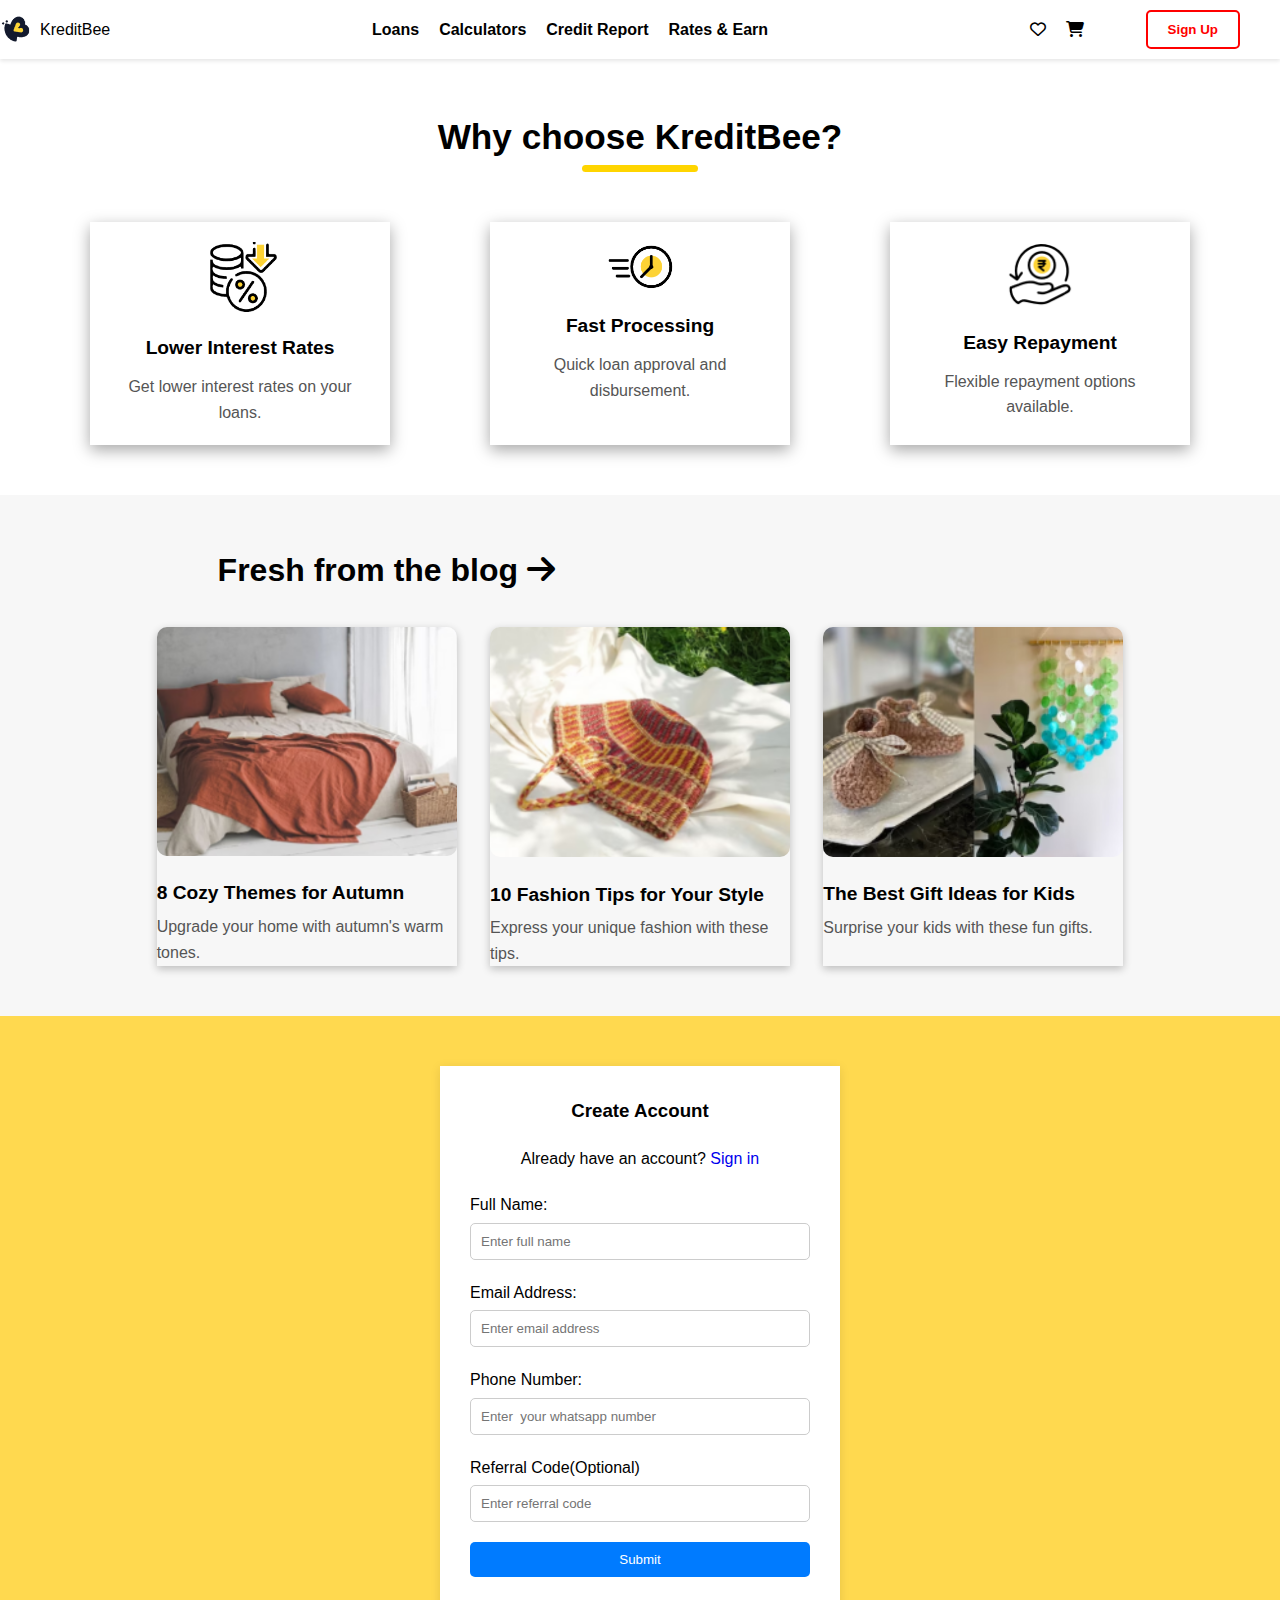
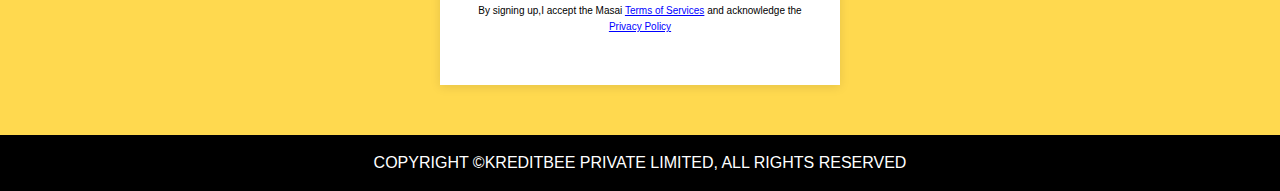
<file: CSS_Essentials/KreditBee/index.html>
<!DOCTYPE html>
<html lang="en">
<head>
    <meta charset="UTF-8">
    <meta name="viewport" content="width=device-width, initial-scale=1.0">
    <title>KreditBee Layout</title>
    <link rel="stylesheet" href="styles.css">
    <link rel="stylesheet" href="https://cdnjs.cloudflare.com/ajax/libs/font-awesome/6.4.2/css/all.min.css">
</head>
<body>
    <!-- Header -->
    <header>
        <nav>
            <div class="logo"> <img id="logo" src="./Images/logo.png" alt="">KreditBee</div>
            <ul class="nav-links">
                <li><a href="#">Loans</a></li>
                <li><a href="#">Calculators</a></li>
                <li><a href="#">Credit Report</a></li>
                <li><a href="#">Rates & Earn</a></li>
            </ul>
            <ul class="nav-links" id="cart">
                <li><i class="fa-regular fa-heart"></i></li>
                <li><i class="fa-solid fa-cart-shopping"></i></li>
            </ul>
            <button class="signup-btn">Sign Up</button>
        </nav>
    </header>

    <!-- Why Choose KreditBee Section -->
    <section class="why-choose">
        <h2>Why choose KreditBee?</h2>
        <div id="yellowLine"></div>

        <div class="features">
            <div class="feature">
                <img src="./Images/lower.png" alt="Loan">
                <h4>Lower Interest Rates</h4>
                <p>Get lower interest rates on your loans.</p>
            </div>
            <div class="feature">
                <img src="./Images/fast.png" alt="Fast Processing">
                <h4>Fast Processing</h4>
                <p>Quick loan approval and disbursement.</p>
            </div>
            <div class="feature">
                <img src="./Images/easy.png" alt="Easy Repayment">
                <h4>Easy Repayment</h4>
                <p>Flexible repayment options available.</p>
            </div>
        </div>
    </section>

    <!-- Fresh from the Blog Section -->
    <section class="blog">
        <h5>Fresh from the blog <i class="fa-solid fa-arrow-right"></i></h5>
        <div class="blog-posts">
            <div class="post">
                <img src="./Images/blog1.png" alt="Cozy Themes">
                <h4>8 Cozy Themes for Autumn</h4>
                <p>Upgrade your home with autumn's warm tones.</p>
            </div>
            <div class="post">
                <img src="./Images/blog2.png" alt="Unique Style">
                <h4>10 Fashion Tips for Your Style</h4>
                <p>Express your unique fashion with these tips.</p>
            </div>
            <div class="post">
                <img src="./Images/blog3.png" alt="Kids Ideas">
                <h4>The Best Gift Ideas for Kids</h4>
                <p>Surprise your kids with these fun gifts.</p>
            </div>
        </div>
    </section>

    <!-- Create Account Form Section -->
    <section class="create-account">
        <form action="/submit">
            <h3>Create Account</h3>
            <p>Already have an account? <a href="#">Sign in</a></p>
            <label for="fullname">Full Name:</label>
            <input type="text" id="fullname" placeholder="Enter full name" required>

            <label for="email">Email Address:</label>
            <input type="email" id="email" placeholder="Enter email address" required>

            <label for="phone">Phone Number:</label>
            <input type="tel" id="phone" placeholder="Enter  your whatsapp number" required pattern="[0-9]{10}" title="Enter a valid 10-digit phone number">

            <label for="referral">Referral Code(Optional)</label>
            <input type="text" id="referral" name="password" placeholder="Enter referral code" required minlength="6">

            <button type="submit">Submit</button><br><br>
            <p id="policy">By signing up,I accept the Masai <a>Terms of Services</a> and acknowledge the <a>Privacy Policy</a></p>

        </form>
    </section>

    <!-- Footer -->
    <footer>
        <p>COPYRIGHT ©KREDITBEE PRIVATE LIMITED, ALL RIGHTS RESERVED</p>
    </footer>
</body>
</html>
</file>
<file: CSS_Essentials/KreditBee/styles.css>
* {
    margin: 0;
    padding: 0;
    box-sizing: border-box;
    font-family: Arial, sans-serif;
}

body {
    line-height: 1.6;
}

/* Header */
header {
    background-color: white;
    padding: 10px;
    box-shadow: 0 2px 4px rgba(0, 0, 0, 0.1);
}
#logo{
    width: 35spx;
    height: 35px;
    position: absolute;
    margin-left: -45px;
    margin-top: -5px;
}
nav {
    display: flex;
    justify-content: space-between;
    align-items: center;
    max-width: 1200px;
    margin: 0 auto;
}
#cart{
    margin-right: -200px;
}
.nav-links {
    list-style-type: none;
    display: flex;
    gap: 20px;
}

.nav-links a {
    text-decoration: none;
    color: black;
    font-weight: bold;
}

.signup-btn {
    border: 2px solid red;
    background-color: white;
    font-weight: 600;
    padding: 10px 20px;
    color: red;
    cursor: pointer;
    border-radius: 5px;
}

/* Why Choose KreditBee Section */
.why-choose {
    text-align: center;
    padding: 50px 0;
}

.why-choose h2 {
    font-size: 2.2rem;
    margin-bottom: 30px;
}
#yellowLine{
    background: rgb(255, 213, 0);;
    width: 9%;
    margin: auto;
    height: 7px;
    margin-bottom: 50px;
    margin-top: -30px;
    border-radius: 5px;
    
}
.features {
    display: flex;
    justify-content: space-around;
    margin: 0 auto;
    max-width: 1200px;
}

.feature {
    box-shadow: rgba(0, 0, 0, 0.35) 0px 5px 15px;
    text-align: center;
    padding: 20px;
    max-width: 300px;
}

.feature img {
    width: 80px;
    margin-bottom: 10px;
}

.feature h4 {
    font-size: 1.2rem;
    margin-bottom: 10px;
}

.feature p {
    color: #555;
}

/* Blog Section */
.blog {
    padding: 50px 0;
    background-color: #f7f7f7;
}

.blog h5 {
    margin-bottom: 30px;
    font-size: 2rem;
    margin-left: 17%;
}

.blog-posts {
    margin: 0 auto;
    display: flex;
    justify-content: space-around;
    max-width: 1000px;
}

.post {
    box-shadow: rgba(0, 0, 0, 0.24) 0px 3px 8px;
    border-top-right-radius: 10px;
    border-top-left-radius: 10px;
    max-width: 300px;
}

.post img {
    width: 100%;
    border-radius: 10px;
}

.post h4 {
    margin-top: 15px;
    font-size: 1.2rem;
}

.post p {
    margin-top: 5px;
    color: #555;
}

/* Create Account Form */
.create-account {
    background-color: #FFD94F;
    padding: 50px 0;
    display: flex;
    justify-content: center;
}

form {
    background-color: white;
    padding: 30px;
    box-shadow: 0 2px 10px rgba(0, 0, 0, 0.1);
    width: 400px;
}

form h3 {
    text-align: center;
    margin-bottom: 20px;
}

form p {
    text-align: center;
    margin-bottom: 20px;
}
form p a{
    text-decoration: none;
}
form label {
    display: block;
    margin-bottom: 5px;
}

form input {
    width: 100%;
    padding: 10px;
    margin-bottom: 20px;
    border: 1px solid #ccc;
    border-radius: 5px;
}

form button {
    width: 100%;
    padding: 10px;
    background-color: #007BFF;
    border: none;
    color: white;
    border-radius: 5px;
    cursor: pointer;
}

form button:hover {
    background-color: #0056b3;
}
#policy{
    font-size: 10px;
}
#policy a{
    text-decoration: underline;
    color: blue;
}
/* Footer */
footer {
    background-color: black;
    color: white;
    text-align: center;
    padding: 15px 0;
}
</file>
